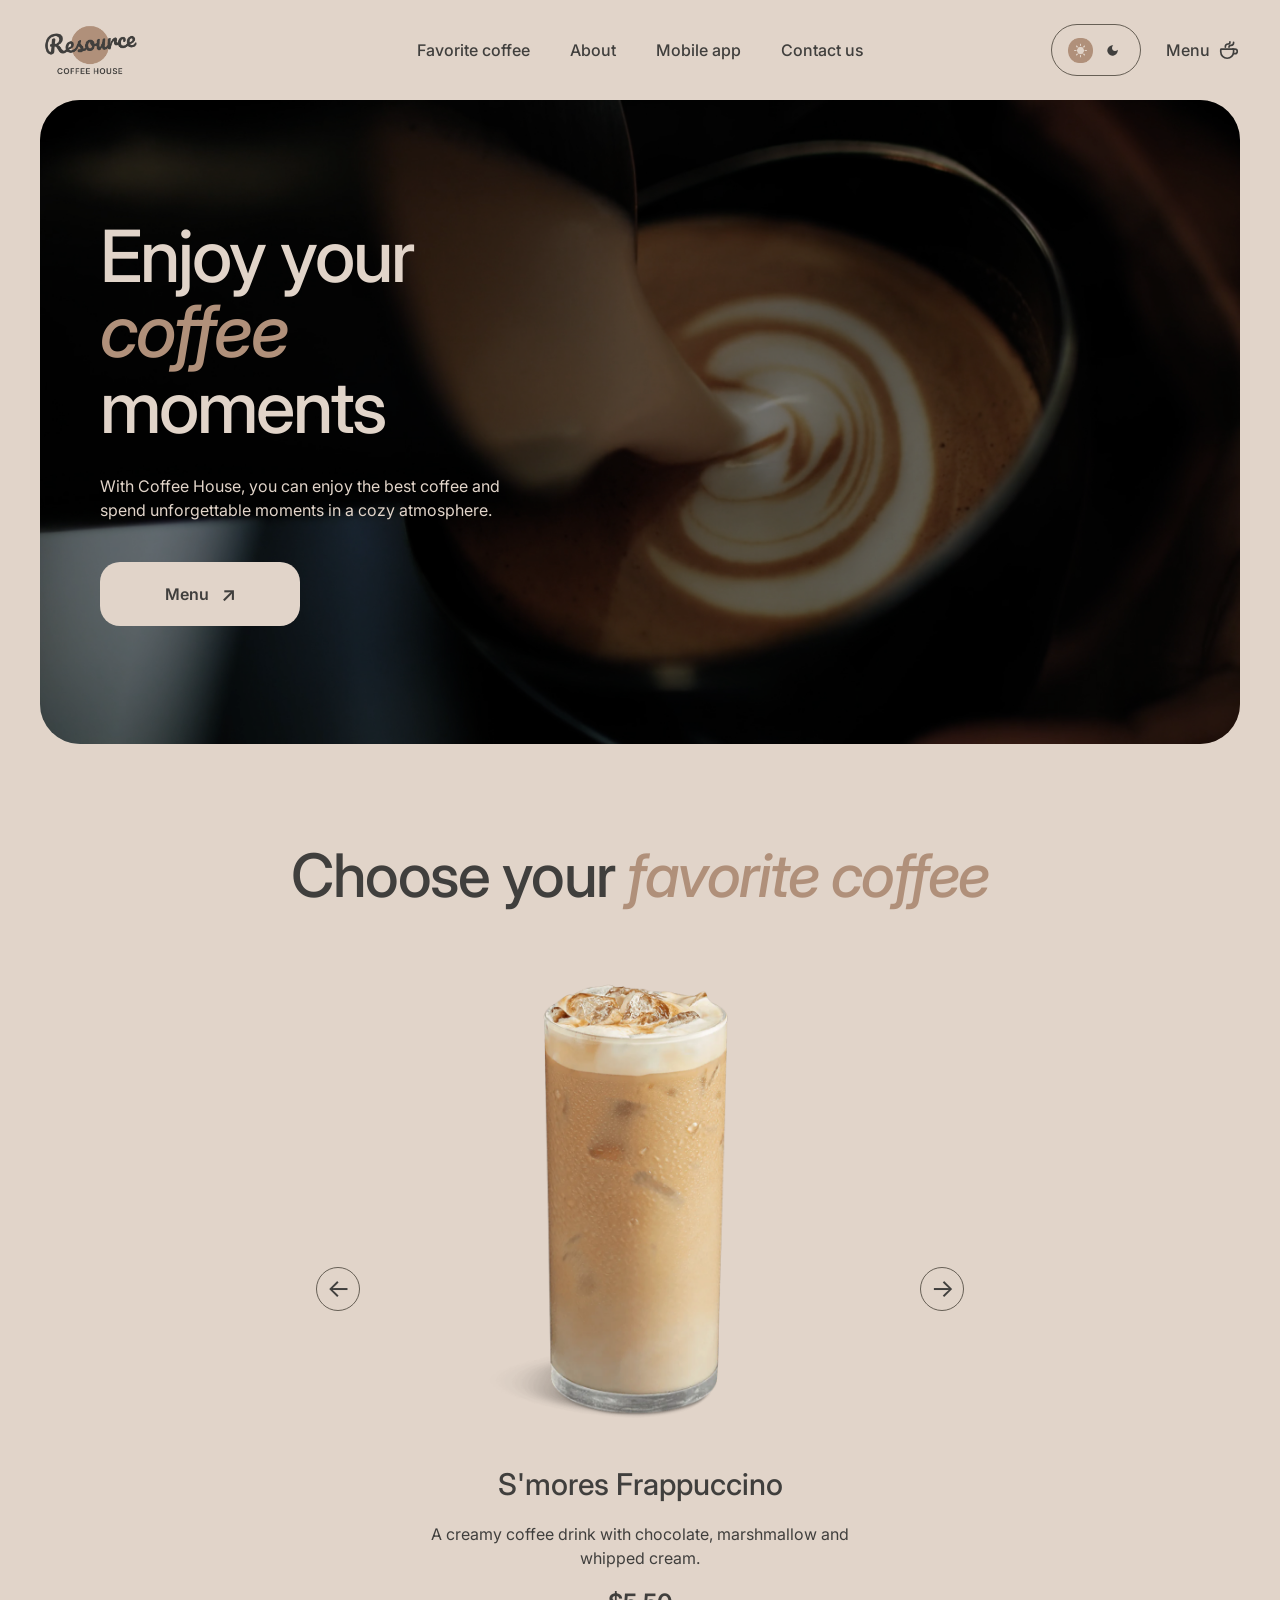
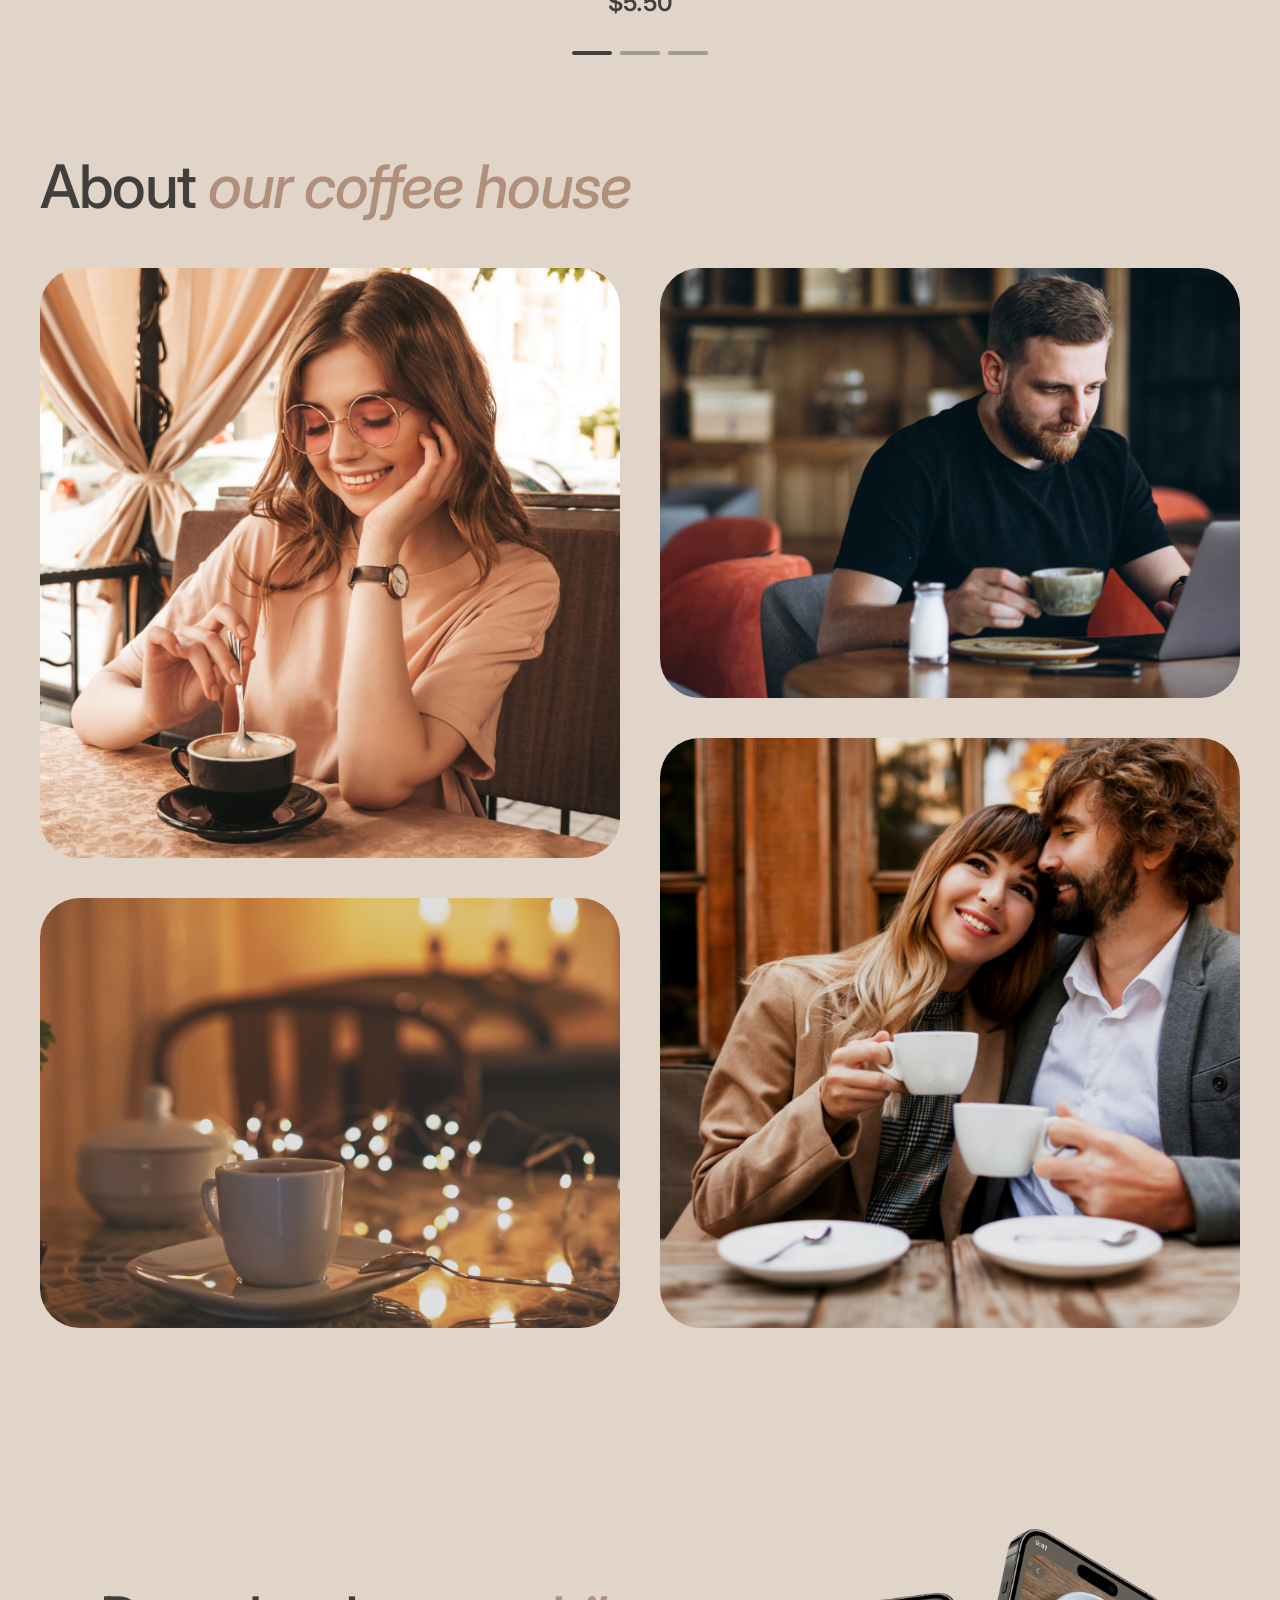
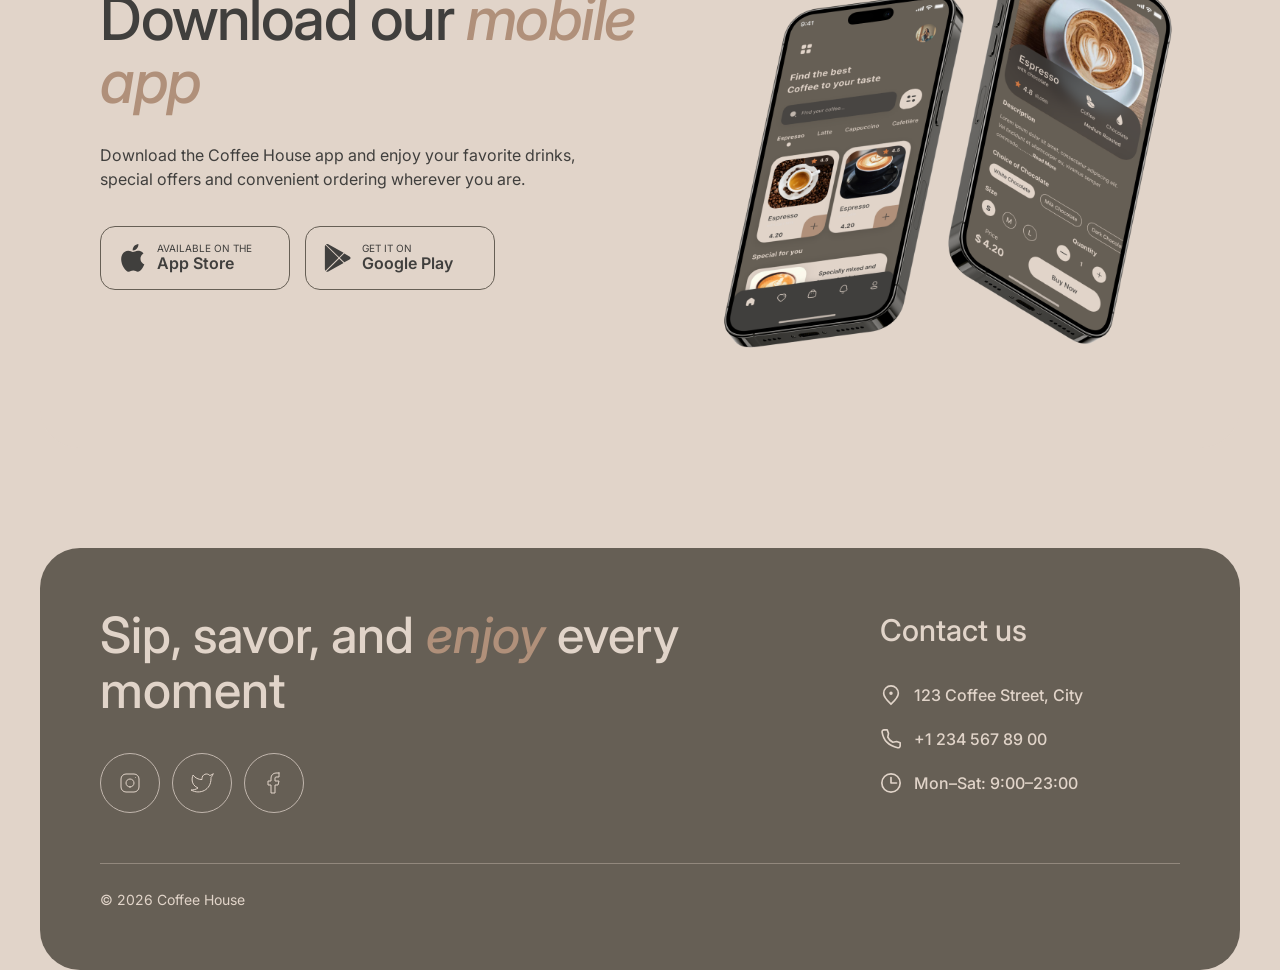
<file: index.html>
<!DOCTYPE html>
<html lang="en">
<head>
  <meta charset="utf-8">
  <meta name="viewport" content="width=device-width, initial-scale=1">
  <meta name="description" content="Coffee House - enjoy your favorite coffee and cozy moments.">
  <title>Coffee House</title>
  <link rel="icon" type="image/svg+xml" href="images/icons/coffee-cup.svg">
  <link rel="preconnect" href="https://fonts.googleapis.com">
  <link rel="preconnect" href="https://fonts.gstatic.com" crossorigin>
  <link href="https://fonts.googleapis.com/css2?family=Inter:ital,wght@0,400;0,500;0,600;1,500&display=swap" rel="stylesheet">
  <link rel="stylesheet" href="css/style.css">
</head>
<body>

  <header class="header container">
    <a class="logo" href="index.html" aria-label="Coffee House home">
      <img class="logo__img logo-light" src="images/logo.png" alt="Coffee House">
      <img class="logo__img logo-dark" src="images/logo-dark.png" alt="">
    </a>

    <nav class="navigation" aria-label="Main navigation">
      <ul class="navigation-list">
        <li class="navigation-item">
          <a class="navigation-link" href="#favorite">Favorite coffee</a>
        </li>
        <li class="navigation-item">
          <a class="navigation-link" href="#about">About</a>
        </li>
        <li class="navigation-item">
          <a class="navigation-link" href="#mobile-app">Mobile app</a>
        </li>
        <li class="navigation-item">
          <a class="navigation-link" href="#contacts">Contact us</a>
        </li>
      </ul>
    </nav>
    <div class="header-actions">
      <button class="theme-button" type="button" aria-label="Change theme">
        <img class="theme-icon theme-sun" src="images/icons/Sun.png" alt="">
        <img class="theme-icon theme-sun-dark" src="images/icons/Sun-dark.png" alt="">
        <img class="theme-icon theme-moon" src="images/icons/Moon.png" alt="">
        <img class="theme-icon theme-moon-dark" src="images/icons/Moon-dark.png" alt="">
      </button>

      <a class="menu-link" href="menu.html">
        <span>Menu</span>
        <img class="menu-link-icon" src="images/icons/coffee-cup.svg" alt="">
      </a>

      <button class="burger-button" type="button" aria-label="Open navigation menu">
        <span></span>
        <span></span>
      </button>
    </div>
  </header>

  <main>

    <section class="hero container">
      <div class="hero-background">
        <img src="images/img-hero.jpg" alt="Coffee House interior">
      </div>

      <div class="hero-content">
        <h1 class="hero-title">
          Enjoy your
          <span><span class="hero-title-accent">coffee</span> moments</span>
        </h1>

        <p class="hero-text">
          With Coffee House, you can enjoy the best coffee and spend unforgettable
          moments in a cozy atmosphere.
        </p>

        <a class="hero-button" href="menu.html">
          <span>Menu</span>
          <span class="hero-button-icon">↗</span>
        </a>
      </div>
    </section>

    <section class="favorite container" id="favorite">
      <h2 class="section-title favorite-title">
        Choose your <span>favorite coffee</span>
      </h2>

      <div class="slider">
        <button class="slider-button" type="button" aria-label="Previous coffee">
          ←
        </button>

        <div class="slider-viewport">
          <div class="slider-track">

            <article class="slider-card">
              <img class="slider-image" src="images/smores.png" alt="S'mores coffee">
              <h3 class="slider-title">S'mores Frappuccino</h3>
              <p class="slider-description">
                A creamy coffee drink with chocolate, marshmallow and whipped cream.
              </p>
              <p class="slider-price">$5.50</p>
            </article>

            <article class="slider-card">
              <img class="slider-image" src="images/caramel.png" alt="Caramel coffee">
              <h3 class="slider-title">Caramel Macchiato</h3>
              <p class="slider-description">
                Espresso with steamed milk, vanilla and caramel.
              </p>
              <p class="slider-price">$5.00</p>
            </article>

            <article class="slider-card">
              <img class="slider-image" src="images/cappuccino.png" alt="Cappuccino">
              <h3 class="slider-title">Cappuccino</h3>
              <p class="slider-description">
                Rich espresso with steamed milk and a thick layer of foam.
              </p>
              <p class="slider-price">$4.50</p>
            </article>

          </div>
        </div>

        <button class="slider-button" type="button" aria-label="Next coffee">
          →
        </button>
      </div>

      <div class="slider-controls">
        <button class="slider-control slider-control-active" type="button" aria-label="Slide 1"></button>
        <button class="slider-control" type="button" aria-label="Slide 2"></button>
        <button class="slider-control" type="button" aria-label="Slide 3"></button>
      </div>
    </section>

    <section class="about container" id="about">
      <h2 class="section-title about-title">
        About <span>our coffee house</span>
      </h2>

      <div class="about-images">
        <div class="about-column">
          <div class="about-box about-box-tall">
            <img src="images/about-1.jpg" alt="Coffee House interior">
          </div>

          <div class="about-box about-box-short">
            <img src="images/about-2.jpg" alt="Coffee and dessert">
          </div>
        </div>

        <div class="about-column">
          <div class="about-box about-box-short">
            <img src="images/about-3.jpg" alt="Coffee House atmosphere">
          </div>

          <div class="about-box about-box-tall">
            <img src="images/about-4.jpg" alt="Coffee House interior">
          </div>
        </div>
      </div>
    </section>

    <section class="mobile-app container" id="mobile-app">
      <div class="mobile-app-content">

        <div class="mobile-app-text">
          <h2 class="section-title">
            Download our <span>mobile app</span>
          </h2>

          <p>
            Download the Coffee House app and enjoy your favorite drinks,
            special offers and convenient ordering wherever you are.
          </p>

          <div class="mobile-app-buttons">
            <a class="store-button" href="#">
              <img class="store-button-icon store-icon-light"
                   src="images/icons/apple-light.svg"
                   alt="">
              <img class="store-button-icon store-icon-dark"
                   src="images/icons/apple-dark.svg"
                   alt="">
              <span class="store-button-text">
                <span class="store-button-caption">Available on the</span>
                <span>App Store</span>
              </span>
            </a>

            <a class="store-button" href="#">
              <img class="store-button-icon store-icon-light"
                   src="images/icons/google-light.svg"
                   alt="">
              <img class="store-button-icon store-icon-dark"
                   src="images/icons/google-dark.svg"
                   alt="">
              <span class="store-button-text">
                <span class="store-button-caption">Get it on</span>
                <span>Google Play</span>
              </span>
            </a>
          </div>
        </div>

        <div class="mobile-app-image">
          <img src="images/mobile-screens.png" alt="Coffee House mobile application">
        </div>

      </div>
    </section>

  </main>

  <footer class="footer container" id="contacts">
    <div class="footer-inner">

      <div class="footer-offer">
        <h2 class="footer-title">
          Sip, savor, and <span>enjoy</span> every moment
        </h2>

        <div class="footer-socials">
          <a class="footer-social"
             href="https://www.instagram.com/"
             aria-label="Instagram">
            <img src="images/icons/instagram.svg" alt="">
          </a>

          <a class="footer-social"
             href="https://twitter.com/"
             aria-label="Twitter">
            <img src="images/icons/twitter.svg" alt="">
          </a>

          <a class="footer-social"
             href="https://www.facebook.com/"
             aria-label="Facebook">
            <img src="images/icons/facebook.svg" alt="">
          </a>
        </div>
      </div>

      <div class="footer-contacts">
        <h2>Contact us</h2>

        <ul class="contacts">
          <li>
            <a class="contact-link" href="https://www.google.com/maps/search/?api=1&query=123%20Coffee%20Street%2C%20City" target="_blank" rel="noopener noreferrer">
              <img src="images/icons/pin-alt.svg" alt="">
              <span>123 Coffee Street, City</span>
            </a>
          </li>

          <li>
            <a class="contact-link" href="tel:+12345678900">
              <img src="images/icons/phone.svg" alt="">
              <span>+1 234 567 89 00</span>
            </a>
          </li>

          <li class="contact-hours">
            <img src="images/icons/clock.svg" alt="">
            <span>Mon–Sat: 9:00–23:00</span>
          </li>
        </ul>
      </div>

    </div>

    <p class="footer-copyright">© 2026 Coffee House</p>
  </footer>

  <script src="js/script.js"></script>
</body>
</html>
</file>
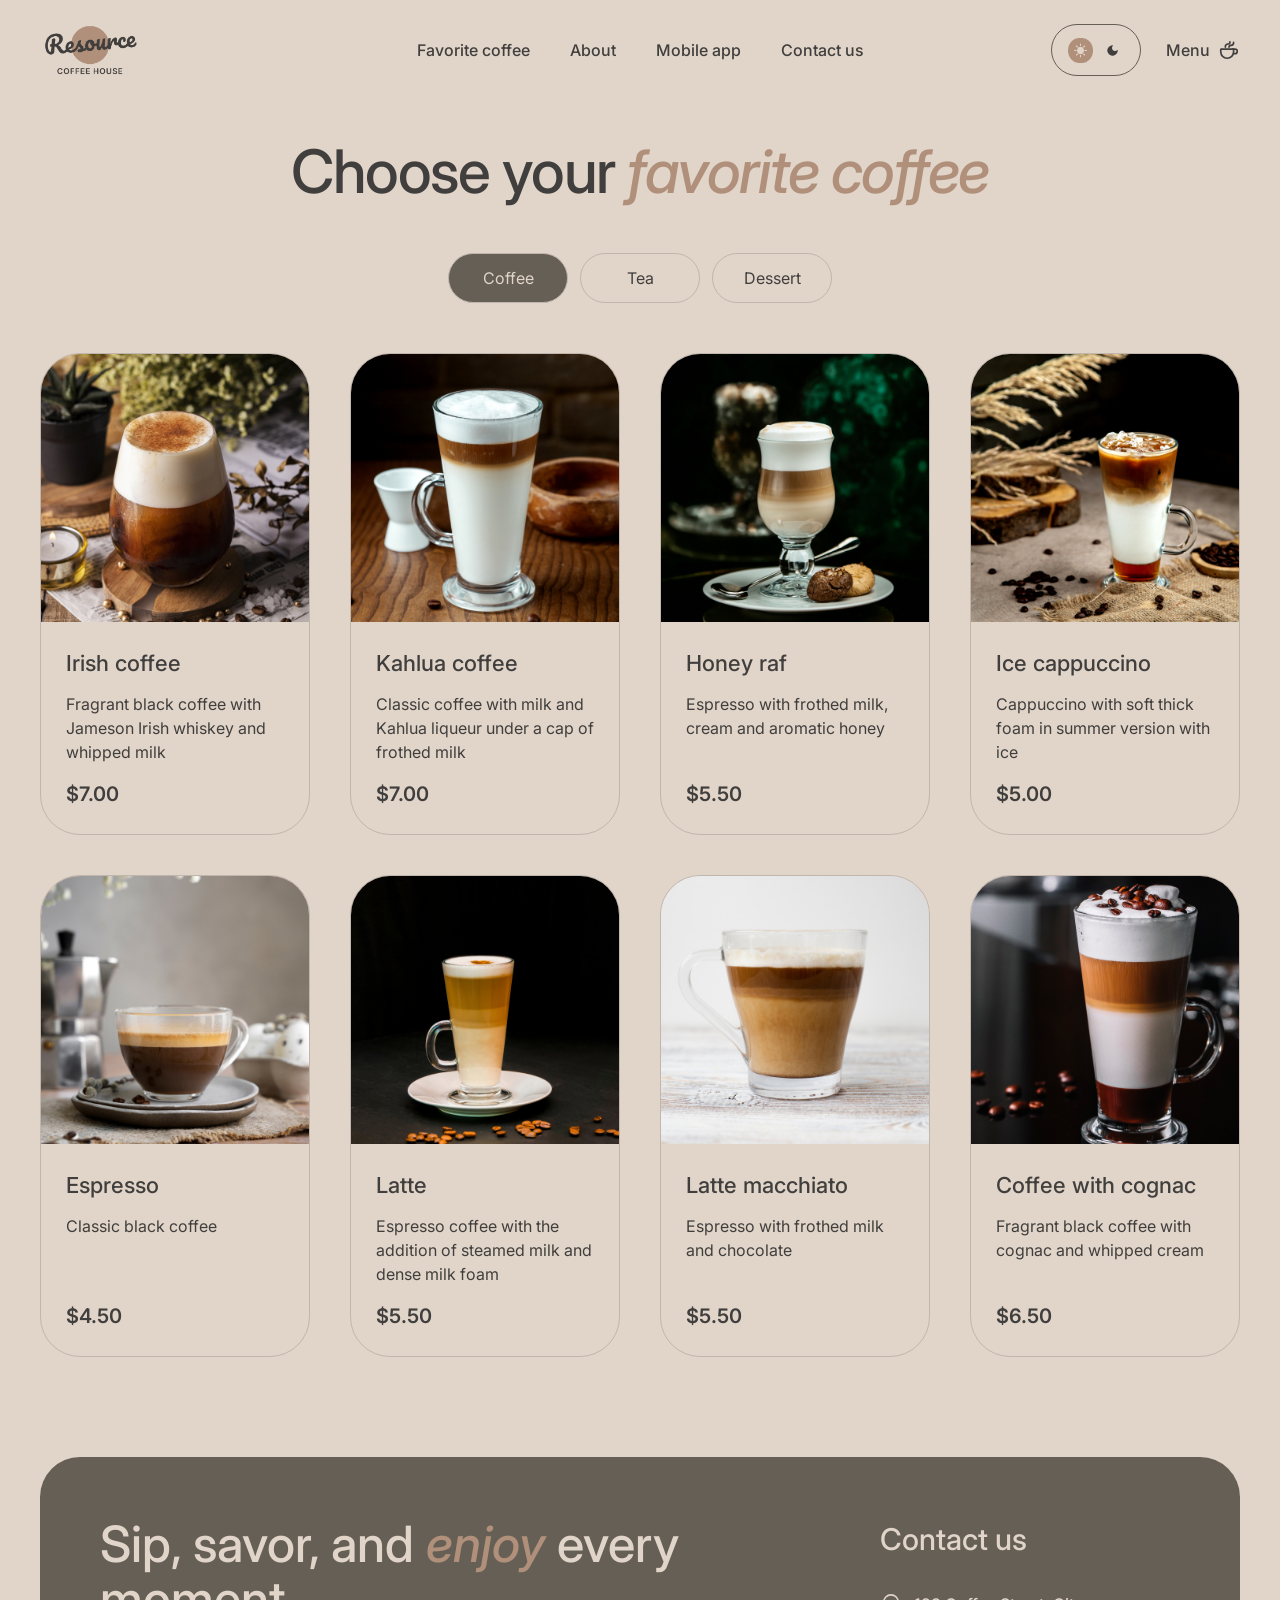
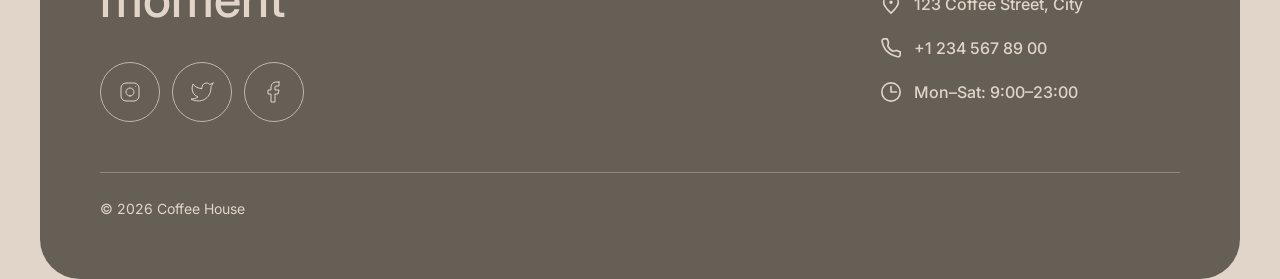
<file: menu.html>
<!DOCTYPE html>
<html lang="en">
<head>
  <meta charset="utf-8">
  <meta name="viewport" content="width=device-width, initial-scale=1">
  <meta name="description" content="Coffee House menu.">
  <title>Coffee House - Menu</title>

  <link rel="icon" type="image/svg+xml" href="images/icons/coffee-cup.svg">

  <link rel="preconnect" href="https://fonts.googleapis.com">
  <link rel="preconnect" href="https://fonts.gstatic.com" crossorigin>
  <link
    href="https://fonts.googleapis.com/css2?family=Inter:ital,wght@0,400;0,500;0,600;1,500&display=swap"
    rel="stylesheet"
  >

  <link rel="stylesheet" href="css/style.css">
</head>

<body>

  <header class="header container">
    <a class="logo" href="index.html" aria-label="Coffee House home">
      <img class="logo__img logo-light" src="images/logo.png" alt="Coffee House">
      <img class="logo__img logo-dark" src="images/logo-dark.png" alt="">
    </a>

    <nav class="navigation" aria-label="Main navigation">
      <ul class="navigation-list">
        <li class="navigation-item">
          <a class="navigation-link" href="index.html#favorite">Favorite coffee</a>
        </li>
        <li class="navigation-item">
          <a class="navigation-link" href="index.html#about">About</a>
        </li>
        <li class="navigation-item">
          <a class="navigation-link" href="index.html#mobile-app">Mobile app</a>
        </li>
        <li class="navigation-item">
          <a class="navigation-link" href="#contacts">Contact us</a>
        </li>
      </ul>
    </nav>
    <div class="header-actions">
      <button class="theme-button" type="button" aria-label="Change theme">
        <img
          class="theme-icon theme-sun"
          src="images/icons/Sun.png"
          alt=""
        >
        <img
          class="theme-icon theme-sun-dark"
          src="images/icons/Sun-dark.png"
          alt=""
        >
        <img
          class="theme-icon theme-moon"
          src="images/icons/Moon.png"
          alt=""
        >
        <img
          class="theme-icon theme-moon-dark"
          src="images/icons/Moon-dark.png"
          alt=""
        >
      </button>

      <a class="menu-link" href="menu.html">
        <span>Menu</span>
        <img
          class="menu-link-icon"
          src="images/icons/coffee-cup.svg"
          alt=""
        >
      </a>

      <button
        class="burger-button"
        type="button"
        aria-label="Open navigation menu"
      >
        <span></span>
        <span></span>
      </button>
    </div>
  </header>

  <main class="menu container">

    <h1 class="section-title menu-title">
      Choose your <span>favorite coffee</span>
    </h1>

    <div class="menu-categories">
      <button
        class="menu-category menu-category-active"
        type="button"
        data-category="coffee"
      >
        Coffee
      </button>

      <button
        class="menu-category"
        type="button"
        data-category="tea"
      >
        Tea
      </button>

      <button
        class="menu-category"
        type="button"
        data-category="dessert"
      >
        Dessert
      </button>
    </div>

    <div class="menu-grid">

      <!-- Coffee -->

      <article class="menu-card">
        <div class="menu-card-image">
          <img src="images/irish-coffee.jpg" alt="Irish Coffee">
        </div>
        <div class="menu-card-content">
          <h2 class="menu-card-title">Irish Coffee</h2>
          <p class="menu-card-description">
            Coffee with Irish whiskey, sugar and cream.
          </p>
          <p class="menu-card-price">$7.00</p>
        </div>
      </article>

      <article class="menu-card">
        <div class="menu-card-image">
          <img src="images/kahlua-coffee.jpg" alt="Kahlua Coffee">
        </div>
        <div class="menu-card-content">
          <h2 class="menu-card-title">Kahlua Coffee</h2>
          <p class="menu-card-description">
            Smooth coffee with Kahlua liqueur and cream.
          </p>
          <p class="menu-card-price">$6.50</p>
        </div>
      </article>

      <article class="menu-card">
        <div class="menu-card-image">
          <img src="images/honey-raf.jpg" alt="Honey Raf">
        </div>
        <div class="menu-card-content">
          <h2 class="menu-card-title">Honey Raf</h2>
          <p class="menu-card-description">
            Espresso with cream and natural honey.
          </p>
          <p class="menu-card-price">$5.50</p>
        </div>
      </article>

      <article class="menu-card">
        <div class="menu-card-image">
          <img src="images/ice-cappuccino.jpg" alt="Ice Cappuccino">
        </div>
        <div class="menu-card-content">
          <h2 class="menu-card-title">Ice Cappuccino</h2>
          <p class="menu-card-description">
            Chilled cappuccino with a smooth coffee flavor.
          </p>
          <p class="menu-card-price">$5.00</p>
        </div>
      </article>

      <article class="menu-card">
        <div class="menu-card-image">
          <img src="images/espresso.jpg" alt="Espresso">
        </div>
        <div class="menu-card-content">
          <h2 class="menu-card-title">Espresso</h2>
          <p class="menu-card-description">
            Rich and aromatic classic espresso.
          </p>
          <p class="menu-card-price">$3.50</p>
        </div>
      </article>

      <article class="menu-card">
        <div class="menu-card-image">
          <img src="images/latte.jpg" alt="Latte">
        </div>
        <div class="menu-card-content">
          <h2 class="menu-card-title">Latte</h2>
          <p class="menu-card-description">
            Espresso with plenty of steamed milk.
          </p>
          <p class="menu-card-price">$4.50</p>
        </div>
      </article>

      <article class="menu-card">
        <div class="menu-card-image">
          <img src="images/latte-macchiato.jpg" alt="Latte Macchiato">
        </div>
        <div class="menu-card-content">
          <h2 class="menu-card-title">Latte Macchiato</h2>
          <p class="menu-card-description">
            Steamed milk layered with espresso.
          </p>
          <p class="menu-card-price">$5.00</p>
        </div>
      </article>

      <article class="menu-card">
        <div class="menu-card-image">
          <img src="images/coffee-with-cognac.jpg" alt="Coffee with Cognac">
        </div>
        <div class="menu-card-content">
          <h2 class="menu-card-title">Coffee with Cognac</h2>
          <p class="menu-card-description">
            Strong coffee with a warm cognac finish.
          </p>
          <p class="menu-card-price">$7.00</p>
        </div>
      </article>

      <!-- Tea -->

      <article class="menu-card">
        <div class="menu-card-image">
          <img src="images/moroccan.png" alt="Moroccan Tea">
        </div>
        <div class="menu-card-content">
          <h2 class="menu-card-title">Moroccan</h2>
          <p class="menu-card-description">
            Fragrant tea with fresh mint and a refreshing taste.
          </p>
          <p class="menu-card-price">$4.50</p>
        </div>
      </article>

      <article class="menu-card">
        <div class="menu-card-image">
          <img src="images/ginger.png" alt="Ginger Tea">
        </div>
        <div class="menu-card-content">
          <h2 class="menu-card-title">Ginger</h2>
          <p class="menu-card-description">
            Warm and aromatic tea with a spicy ginger flavor.
          </p>
          <p class="menu-card-price">$4.50</p>
        </div>
      </article>

      <article class="menu-card">
        <div class="menu-card-image">
          <img src="images/cranberry.png" alt="Cranberry Tea">
        </div>
        <div class="menu-card-content">
          <h2 class="menu-card-title">Cranberry</h2>
          <p class="menu-card-description">
            Refreshing tea with a bright cranberry flavor.
          </p>
          <p class="menu-card-price">$4.50</p>
        </div>
      </article>

      <article class="menu-card">
        <div class="menu-card-image">
          <img src="images/sea-buckthorn.png" alt="Sea Buckthorn Tea">
        </div>
        <div class="menu-card-content">
          <h2 class="menu-card-title">Sea Buckthorn</h2>
          <p class="menu-card-description">
            Fruity tea with a rich and naturally refreshing taste.
          </p>
          <p class="menu-card-price">$4.50</p>
        </div>
      </article>

      <!-- Dessert -->

      <article class="menu-card">
        <div class="menu-card-image">
          <img src="images/marble-cheesecake.png" alt="Marble Cheesecake">
        </div>
        <div class="menu-card-content">
          <h2 class="menu-card-title">Marble Cheesecake</h2>
          <p class="menu-card-description">
            Creamy cheesecake with a delicate marble pattern.
          </p>
          <p class="menu-card-price">$5.00</p>
        </div>
      </article>

      <article class="menu-card">
        <div class="menu-card-image">
          <img src="images/red-velvet.png" alt="Red Velvet">
        </div>
        <div class="menu-card-content">
          <h2 class="menu-card-title">Red Velvet</h2>
          <p class="menu-card-description">
            Soft red velvet cake with creamy frosting.
          </p>
          <p class="menu-card-price">$5.00</p>
        </div>
      </article>

      <article class="menu-card">
        <div class="menu-card-image">
          <img src="images/cheesecakes.png" alt="Cheesecakes">
        </div>
        <div class="menu-card-content">
          <h2 class="menu-card-title">Cheesecakes</h2>
          <p class="menu-card-description">
            Classic creamy cheesecake with a delicate biscuit base.
          </p>
          <p class="menu-card-price">$5.00</p>
        </div>
      </article>

      <article class="menu-card">
        <div class="menu-card-image">
          <img src="images/creme-brulee.png" alt="Crème Brûlée">
        </div>
        <div class="menu-card-content">
          <h2 class="menu-card-title">Crème Brûlée</h2>
          <p class="menu-card-description">
            Smooth vanilla cream with a crisp caramelized top.
          </p>
          <p class="menu-card-price">$5.00</p>
        </div>
      </article>

      <article class="menu-card">
        <div class="menu-card-image">
          <img src="images/pancakes.png" alt="Pancakes">
        </div>
        <div class="menu-card-content">
          <h2 class="menu-card-title">Pancakes</h2>
          <p class="menu-card-description">
            Fluffy pancakes served with sweet toppings.
          </p>
          <p class="menu-card-price">$5.00</p>
        </div>
      </article>

      <article class="menu-card">
        <div class="menu-card-image">
          <img src="images/honey-cake.png" alt="Honey Cake">
        </div>
        <div class="menu-card-content">
          <h2 class="menu-card-title">Honey Cake</h2>
          <p class="menu-card-description">
            Delicate layered cake with honey and cream.
          </p>
          <p class="menu-card-price">$5.00</p>
        </div>
      </article>

      <article class="menu-card">
        <div class="menu-card-image">
          <img src="images/chocolate-cake.png" alt="Chocolate Cake">
        </div>
        <div class="menu-card-content">
          <h2 class="menu-card-title">Chocolate Cake</h2>
          <p class="menu-card-description">
            Rich chocolate cake with a smooth creamy filling.
          </p>
          <p class="menu-card-price">$5.00</p>
        </div>
      </article>

      <article class="menu-card">
        <div class="menu-card-image">
          <img src="images/black-forest.png" alt="Black Forest">
        </div>
        <div class="menu-card-content">
          <h2 class="menu-card-title">Black Forest</h2>
          <p class="menu-card-description">
            Chocolate cake with cream and cherry filling.
          </p>
          <p class="menu-card-price">$5.00</p>
        </div>
      </article>

    </div>

    <button class="menu-more" type="button">
      Show more
    </button>
  </main>

  <footer class="footer container" id="contacts">
    <div class="footer-inner">

      <div class="footer-offer">
        <h2 class="footer-title">
          Sip, savor, and <span>enjoy</span> every moment
        </h2>

        <div class="footer-socials">
          <a
            class="footer-social"
            href="https://www.instagram.com/"
            aria-label="Instagram"
          >
            <img src="images/icons/instagram.svg" alt="">
          </a>

          <a
            class="footer-social"
            href="https://twitter.com/"
            aria-label="Twitter"
          >
            <img src="images/icons/twitter.svg" alt="">
          </a>

          <a
            class="footer-social"
            href="https://www.facebook.com/"
            aria-label="Facebook"
          >
            <img src="images/icons/facebook.svg" alt="">
          </a>
        </div>
      </div>

      <div class="footer-contacts">
        <h2>Contact us</h2>

        <ul class="contacts">
          <li>
            <a class="contact-link" href="https://www.google.com/maps/search/?api=1&query=123%20Coffee%20Street%2C%20City" target="_blank" rel="noopener noreferrer">
              <img src="images/icons/pin-alt.svg" alt="">
              <span>123 Coffee Street, City</span>
            </a>
          </li>

          <li>
            <a class="contact-link" href="tel:+12345678900">
              <img src="images/icons/phone.svg" alt="">
              <span>+1 234 567 89 00</span>
            </a>
          </li>

          <li class="contact-hours">
            <img src="images/icons/clock.svg" alt="">
            <span>Mon–Sat: 9:00–23:00</span>
          </li>
        </ul>
      </div>

    </div>

    <p class="footer-copyright">© 2026 Coffee House</p>
  </footer>

  <script src="js/script.js"></script>
</body>
</html>
</file>
<file: css/style.css>
/* Основные настройки */

* {
  box-sizing: border-box;
}

html {
  scroll-behavior: smooth;
}

body {
  margin: 0;
  background: #e1d4c9;
  color: #403f3d;
  font-family: "Inter", Arial, sans-serif;
  font-size: 16px;
  line-height: 1.5;
  transition: background-color 0.3s ease, color 0.3s ease;
}

body.dark-theme {
  background: #403f3d;
  color: #e1d4c9;
}

a {
  color: inherit;
  text-decoration: none;
}

button {
  color: inherit;
  font: inherit;
}

img {
  display: block;
  max-width: 100%;
}

.container {
  width: min(1360px, calc(100% - 80px));
  margin: 0 auto;
}

.section-title {
  margin: 0;
  font-size: 60px;
  font-weight: 500;
  line-height: 1.05;
  letter-spacing: -1.5px;
}

.section-title span,
.footer-title span,
.hero-title-accent {
  color: #b0907a;
  font-style: italic;
}

body.dark-theme .section-title span,
body.dark-theme .footer-title span,
body.dark-theme .hero-title-accent {
  color: #c1b6ad;
}

/* Шапка */

.header {
  display: grid;
  grid-template-columns: 1fr auto 1fr;
  align-items: center;
  min-height: 100px;
  gap: 30px;
}

.logo {
  justify-self: start;
  flex-shrink: 0;
  width: 100px;
}

.logo__img {
  width: 100px;
  height: auto;
}

.logo-dark {
  display: none;
}

body.dark-theme .logo-light {
  display: none;
}

body.dark-theme .logo-dark {
  display: block;
}

.navigation {
  justify-self: center;
}

.navigation-list {
  display: flex;
  align-items: center;
  gap: 40px;
  margin: 0;
  padding: 0;
  list-style: none;
}

.navigation-link,
.menu-link {
  position: relative;
  font-weight: 500;
}

.navigation-link::after,
.menu-link::after {
  position: absolute;
  right: 0;
  bottom: -6px;
  left: 0;
  height: 2px;
  background: currentColor;
  content: "";
  transform: scaleX(0);
  transform-origin: right;
  transition: transform 0.3s ease;
}

.navigation-link:hover::after,
.menu-link:hover::after {
  transform: scaleX(1);
  transform-origin: left;
}

.header-actions {
  display: flex;
  align-items: center;
  justify-self: end;
  gap: 25px;
}

.menu-link {
  display: flex;
  align-items: center;
  gap: 8px;
}

.menu-link-icon {
  width: 22px;
  height: 22px;
  object-fit: contain;
}

/* Переключатель темы */

.theme-button {
  display: flex;
  align-items: center;
  justify-content: center;
  gap: 7px;
  width: 90px;
  height: 52px;
  padding: 6px 12px;
  border: 1px solid #665f55;
  border-radius: 100px;
  background: transparent;
  cursor: pointer;
  transition: background-color 0.3s ease, transform 0.3s ease;
}

.theme-button:hover {
  transform: scale(1.03);
}

.theme-icon {
  width: 25px;
  height: 25px;
}

.theme-sun-dark,
.theme-moon-dark {
  display: none;
}

.theme-sun,
.theme-moon {
  display: block;
}

body.dark-theme .theme-sun,
body.dark-theme .theme-moon {
  display: none;
}

body.dark-theme .theme-sun-dark,
body.dark-theme .theme-moon-dark {
  display: block;
}

/* Бургер */

.burger-button {
  display: none;
  width: 44px;
  height: 44px;
  padding: 10px;
  border: 1px solid #665f55;
  border-radius: 50%;
  background: transparent;
}

/* Главный экран */

.hero {
  position: relative;
  min-height: 644px;
  overflow: hidden;
  border-radius: 40px;
}

.hero-background {
  position: absolute;
  inset: 0;
}

.hero-background::after {
  position: absolute;
  inset: 0;
  background: rgb(0 0 0 / 45%);
  content: "";
}

.hero-background img {
  width: 100%;
  height: 100%;
  object-fit: cover;
}

.hero-content {
  position: relative;
  z-index: 1;
  display: flex;
  flex-direction: column;
  align-items: flex-start;
  justify-content: center;
  width: min(530px, 100%);
  min-height: 644px;
  padding: 60px;
  color: #e1d4c9;
}

.hero-title {
  margin: 0 0 30px;
  font-size: 72px;
  font-weight: 500;
  line-height: 1.05;
  letter-spacing: -2px;
}

.hero-title span {
  display: block;
}

.hero-text {
  max-width: 500px;
  margin: 0 0 40px;
  font-size: 16px;
  line-height: 1.5;
}

.hero-button {
  display: inline-flex;
  align-items: center;
  justify-content: center;
  gap: 12px;
  min-width: 200px;
  min-height: 64px;
  padding: 15px 25px;
  border-radius: 20px;
  background: #e1d4c9;
  color: #403f3d;
  font-weight: 600;
  transition: background-color 0.3s ease, transform 0.3s ease;
}

.hero-button-icon {
  font-size: 20px;
  transition: transform 0.3s ease;
}

.hero-button:hover {
  background: #fff;
  transform: translateY(-2px);
}

.hero-button:hover .hero-button-icon {
  transform: translate(3px, -3px);
}

/* Любимый кофе */

.favorite {
  padding-top: 100px;
}

.favorite-title {
  margin-bottom: 50px;
  text-align: center;
}

.slider {
  display: flex;
  align-items: center;
  justify-content: center;
  gap: 35px;
}

.slider-viewport {
  width: 480px;
  overflow: hidden;
}

.slider-track {
  display: flex;
}

.slider-card {
  flex: 0 0 100%;
  text-align: center;
}

.slider-image {
  width: 480px;
  height: 480px;
  margin: 0 auto 25px;
  object-fit: contain;
}

.slider-title {
  margin: 0 0 15px;
  font-size: 30px;
  font-weight: 500;
}

.slider-description {
  max-width: 480px;
  margin: 0 auto 15px;
}

.slider-price {
  margin: 0;
  font-size: 24px;
  font-weight: 600;
}

.slider-button {
  display: flex;
  align-items: center;
  justify-content: center;
  flex-shrink: 0;
  width: 60px;
  height: 60px;
  padding: 0;
  border: 1px solid #665f55;
  border-radius: 50%;
  background: transparent;
  cursor: pointer;
  font-size: 25px;
  transition: background-color 0.3s ease, color 0.3s ease;
}

.slider-button:hover {
  background: #665f55;
  color: #e1d4c9;
}

.slider-controls {
  display: flex;
  justify-content: center;
  gap: 8px;
  margin-top: 30px;
}

.slider-control {
  width: 40px;
  height: 4px;
  padding: 0;
  border: 0;
  border-radius: 5px;
  background: #c1b6ad;
}

.slider-control-active {
  background: #665f55;
}

/* О кофейне */

.about {
  padding-top: 100px;
}

.about-title {
  margin-bottom: 50px;
}

.about-images {
  display: grid;
  grid-template-columns: 1fr 1fr;
  gap: 40px;
}

.about-column {
  display: flex;
  flex-direction: column;
  gap: 40px;
}

.about-box {
  position: relative;
  overflow: hidden;
  border-radius: 40px;
}

.about-box-tall {
  height: 590px;
}

.about-box-short {
  height: 430px;
}

.about-box img {
  width: 100%;
  height: 100%;
  object-fit: cover;
  transition: transform 0.5s ease;
}

.about-box:hover img {
  transform: scale(1.03);
}

/* Мобильное приложение */

.mobile-app {
  padding-top: 100px;
}

.mobile-app-content {
  display: flex;
  align-items: center;
  justify-content: space-between;
  min-height: 620px;
  padding: 60px;
  overflow: hidden;
  border-radius: 40px;
  background: #e1d4c9;
  color: #403f3d;
}

.mobile-app-text {
  width: 52%;
  min-width: 0;
}

.mobile-app-text .section-title {
  margin-bottom: 30px;
}

.mobile-app-text p {
  max-width: 500px;
  margin: 0 0 35px;
}

.mobile-app-buttons {
  display: flex;
  flex-wrap: wrap;
  gap: 15px;
}

.store-button {
  display: flex;
  align-items: center;
  gap: 10px;
  min-width: 190px;
  min-height: 64px;
  padding: 10px 18px;
  border: 1px solid #665f55;
  border-radius: 15px;
  transition: background-color 0.3s ease, color 0.3s ease;
}

.store-button:hover {
  background: #665f55;
  color: #e1d4c9;
}

.store-button-icon {
  width: 28px;
  height: 28px;
  flex-shrink: 0;
}

.store-icon-dark {
  display: none;
}

body.dark-theme .store-icon-light {
  display: none;
}

body.dark-theme .store-icon-dark {
  display: block;
}

.store-button-text {
  display: flex;
  flex-direction: column;
  font-size: 16px;
  font-weight: 600;
  line-height: 1.2;
}

.store-button-caption {
  font-size: 10px;
  font-weight: 400;
  text-transform: uppercase;
}

.mobile-app-image {
  display: flex;
  align-items: center;
  justify-content: center;
  width: 43%;
  min-width: 0;
}

.mobile-app-image img {
  width: min(520px, 100%);
  max-height: 620px;
  object-fit: contain;
}

/* Подвал */

.footer {
  margin-top: 100px;
  padding: 60px;
  border-radius: 40px;
  background: #665f55;
  color: #e1d4c9;
}

.footer-inner {
  display: flex;
  justify-content: space-between;
  gap: 80px;
  min-width: 0;
}

.footer-offer {
  max-width: 600px;
  min-width: 0;
}

.footer-title {
  margin: 0 0 35px;
  font-size: 50px;
  font-weight: 500;
  line-height: 1.1;
}

.footer-socials {
  display: flex;
  gap: 12px;
}

.footer-social {
  display: flex;
  align-items: center;
  justify-content: center;
  width: 60px;
  height: 60px;
  border: 1px solid #c1b6ad;
  border-radius: 50%;
  transition: background-color 0.3s ease, transform 0.3s ease;
}

.footer-social img {
  width: 24px;
  height: 24px;
}

.footer-social:hover {
  background: #e1d4c9;
  transform: translateY(-3px);
}

.footer-social:hover img {
  filter: brightness(0.5);
}

.footer-contacts {
  min-width: 300px;
}

.footer-contacts h2 {
  margin: 0 0 30px;
  font-size: 30px;
  font-weight: 500;
}

.contacts {
  display: flex;
  flex-direction: column;
  gap: 20px;
  margin: 0;
  padding: 0;
  list-style: none;
}

.contact-link,
.contact-hours {
  display: flex;
  align-items: center;
  gap: 12px;
  font-weight: 500;
}

.contact-link img,
.contact-hours img {
  width: 22px;
  height: 22px;
  flex-shrink: 0;
}

.contact-link {
  position: relative;
  width: fit-content;
}

.contact-link::after {
  position: absolute;
  right: 0;
  bottom: -5px;
  left: 34px;
  height: 1px;
  background: currentColor;
  content: "";
  transform: scaleX(0);
  transform-origin: right;
  transition: transform 0.3s ease;
}

.contact-link:hover::after {
  transform: scaleX(1);
  transform-origin: left;
}

.footer-copyright {
  margin: 50px 0 0;
  padding-top: 25px;
  border-top: 1px solid rgb(225 212 201 / 35%);
  font-size: 14px;
}

/* Меню */

.menu {
  padding-top: 40px;
}

.menu-title {
  max-width: 800px;
  margin: 0 auto 50px;
  text-align: center;
}

.menu-categories {
  display: flex;
  justify-content: center;
  gap: 12px;
  margin-bottom: 50px;
}

.menu-category {
  min-width: 120px;
  padding: 12px 22px;
  border: 1px solid #c1b6ad;
  border-radius: 100px;
  background: transparent;
  cursor: pointer;
  text-align: center;
  transition: background-color 0.3s ease, color 0.3s ease;
}

.menu-category:hover,
.menu-category-active {
  background: #665f55;
  color: #e1d4c9;
}

.menu-grid {
  display: grid;
  grid-template-columns: repeat(4, 1fr);
  gap: 40px;
}

.menu-card {
  overflow: hidden;
  border: 1px solid #c1b6ad;
  border-radius: 40px;
  background: transparent;
  transition: transform 0.3s ease, box-shadow 0.3s ease;
}

.menu-card:hover {
  transform: translateY(-5px);
  box-shadow: 0 10px 30px rgb(64 63 61 / 12%);
}

.menu-card-image {
  width: 100%;
  aspect-ratio: 1;
  overflow: hidden;
}

.menu-card-image img {
  width: 100%;
  height: 100%;
  object-fit: cover;
  transition: transform 0.4s ease;
}

.menu-card:hover .menu-card-image img {
  transform: scale(1.04);
}

.menu-card-content {
  padding: 25px;
}

.menu-card-title {
  margin: 0 0 12px;
  font-size: 22px;
  font-weight: 500;
}

.menu-card-description {
  min-height: 72px;
  margin: 0 0 15px;
}

.menu-card-price {
  margin: 0;
  font-size: 20px;
  font-weight: 600;
}

.menu-more {
  display: block;
  margin: 50px auto 0;
  padding: 14px 30px;
  border: 1px solid #665f55;
  border-radius: 100px;
  background: transparent;
  cursor: pointer;
  transition: background-color 0.3s ease, color 0.3s ease;
}

.menu-more:hover {
  background: #665f55;
  color: #e1d4c9;
}

/* Планшетная версия */

@media (max-width: 1100px) {
  .container {
    width: min(100% - 60px, 1360px);
  }

  .navigation-list {
    gap: 20px;
  }

  .header-actions {
    gap: 15px;
  }

  .hero,
  .hero-content {
    min-height: 600px;
  }

  .hero-title {
    font-size: 60px;
  }

  .mobile-app-content {
    min-height: 560px;
    padding: 45px;
  }

  .mobile-app-image {
    width: 40%;
  }

  .mobile-app-image img {
    width: 350px;
    max-height: 470px;
  }

  .menu-grid {
    grid-template-columns: repeat(3, 1fr);
  }
}

/* Мобильная версия */

@media (max-width: 768px) {
  .container {
    width: calc(100% - 32px);
    min-width: 0;
  }

  .header {
    display: flex;
    min-height: 90px;
    gap: 15px;
  }

  .logo {
    width: 100px;
    min-width: 0;
  }

  .logo__img {
    width: 100px;
  }

  .navigation,
  .menu-link {
    display: none;
  }

  .header-actions {
    display: flex;
    align-items: center;
    justify-self: auto;
    gap: 12px;
    margin-left: auto;
    min-width: 0;
  }

  .theme-button {
    width: 76px;
    height: 50px;
    flex-shrink: 0;
  }

  .burger-button {
    display: flex;
    flex-shrink: 0;
    flex-direction: column;
    align-items: center;
    justify-content: center;
    gap: 6px;
  }

  .burger-button span {
    width: 20px;
    height: 2px;
    border-radius: 2px;
    background: currentColor;
  }

  .section-title {
    font-size: 42px;
  }

  .hero {
    min-height: 600px;
    border-radius: 30px;
  }

  .hero-content {
    width: 100%;
    min-height: 600px;
    padding: 40px 30px;
  }

  .hero-title {
    font-size: 52px;
  }

  .slider {
    min-width: 0;
    gap: 15px;
  }

  .slider-viewport {
    width: calc(100% - 130px);
    min-width: 0;
  }

  .slider-card {
    min-width: 0;
  }

  .slider-button {
    width: 50px;
    height: 50px;
  }

  .slider-image {
    width: 100%;
    height: auto;
  }

  .about-images {
    grid-template-columns: 1fr;
  }

  .about-box-tall,
  .about-box-short {
    height: 500px;
  }

  .about-column:last-child .about-box-short,
  .about-column:last-child .about-box-tall {
    display: none;
  }

  .mobile-app-content {
    flex-direction: column;
    align-items: flex-start;
    min-height: auto;
    padding: 40px 30px 0;
  }

  .mobile-app-text {
    width: 100%;
  }

  .mobile-app-image {
    width: 100%;
    margin-top: 40px;
  }

  .mobile-app-image img {
    width: 330px;
    max-width: 100%;
    max-height: 440px;
  }

  .footer {
    padding: 45px 30px;
    border-radius: 30px;
  }

  .footer-inner {
    flex-direction: column;
    gap: 50px;
  }

  .footer-title {
    font-size: 42px;
  }

  .footer-contacts {
    min-width: 0;
  }

  .menu-grid {
    grid-template-columns: repeat(2, 1fr);
    gap: 20px;
  }

  .menu-card {
    border-radius: 30px;
  }

  .menu-card-content {
    padding: 20px;
  }
}

/* Маленькие экраны */

@media (max-width: 480px) {
  .section-title {
    font-size: 34px;
  }

  .header {
    min-height: 80px;
  }

  .logo,
  .logo__img {
    width: 80px;
  }

  .header-actions {
    gap: 8px;
  }

  .theme-button {
    width: 68px;
    height: 48px;
    padding: 6px 9px;
  }

  .theme-icon {
    width: 23px;
    height: 23px;
  }

  .hero {
    min-height: 550px;
    border-radius: 25px;
  }

  .hero-content {
    min-height: 550px;
    padding: 30px 20px;
  }

  .hero-title {
    font-size: 42px;
    letter-spacing: -1px;
  }

  .hero-text {
    font-size: 14px;
  }

  .favorite,
  .about,
  .mobile-app {
    padding-top: 70px;
  }

  .favorite-title {
    margin-bottom: 35px;
  }

  .slider {
    gap: 8px;
  }

  .slider-button {
    width: 42px;
    height: 42px;
    font-size: 18px;
  }

  .slider-viewport {
    width: calc(100% - 100px);
    min-width: 0;
  }

  .slider-title {
    font-size: 23px;
  }

  .slider-description {
    font-size: 14px;
  }

  .about-images {
    gap: 20px;
  }

  .about-column {
    gap: 20px;
  }

  .about-box-tall,
  .about-box-short {
    height: 330px;
    border-radius: 25px;
  }

  .mobile-app-content {
    padding: 30px 20px 0;
    border-radius: 25px;
  }

  .mobile-app-buttons {
    flex-direction: column;
    width: 100%;
  }

  .store-button {
    width: 100%;
    min-width: 0;
  }

  .mobile-app-image img {
    width: 280px;
    max-width: 100%;
    max-height: 380px;
  }

  .footer {
    margin-top: 70px;
    padding: 35px 20px;
    border-radius: 25px;
  }

  .footer-title {
    font-size: 34px;
  }

  .footer-social {
    width: 52px;
    height: 52px;
  }

  .footer-contacts h2 {
    font-size: 26px;
  }

  .menu-categories {
    flex-wrap: wrap;
  }

  .menu-grid {
    grid-template-columns: 1fr;
  }

  .menu-card-description {
    min-height: auto;
  }
}

/* Экран 380 px и меньше */

@media (max-width: 380px) {
  .container {
    width: calc(100% - 24px);
  }

  .header {
    gap: 8px;
  }

  .logo,
  .logo__img {
    width: 72px;
  }

  .header-actions {
    gap: 6px;
  }

  .theme-button {
    width: 64px;
    height: 46px;
    gap: 4px;
    padding: 5px 7px;
  }

  .theme-icon {
    width: 21px;
    height: 21px;
  }

  .burger-button {
    width: 42px;
    height: 42px;
  }

  .hero {
    min-height: 520px;
  }

  .hero-content {
    min-height: 520px;
    padding: 28px 18px;
  }

  .hero-title {
    font-size: 38px;
  }

  .hero-text {
    max-width: 100%;
  }

  .hero-button {
    min-width: 170px;
    min-height: 58px;
  }

  .favorite-title,
  .about-title {
    text-align: center;
  }

  .slider {
    gap: 5px;
  }

  .slider-button {
    flex-shrink: 0;
    width: 40px;
    height: 40px;
  }

  .slider-viewport {
    width: calc(100% - 90px);
  }

  .slider-title {
    font-size: 21px;
  }

  .slider-description {
    font-size: 13px;
  }

  .about-box-tall,
  .about-box-short {
    height: 300px;
  }

  .mobile-app-content {
    padding: 28px 18px 0;
  }

  .mobile-app-text .section-title {
    margin-bottom: 20px;
  }

  .mobile-app-text p {
    font-size: 14px;
  }

  .mobile-app-image {
    margin-top: 30px;
  }

  .mobile-app-image img {
    width: 260px;
    max-height: 350px;
  }

  .footer {
    padding: 30px 18px;
  }

  .footer-title {
    font-size: 30px;
  }

  .footer-contacts h2 {
    font-size: 24px;
  }

  .contact-link,
  .contact-hours {
    font-size: 14px;
  }

  .menu {
    padding-top: 25px;
  }

  .menu-title {
    margin-bottom: 30px;
  }

  .menu-categories {
    gap: 8px;
    margin-bottom: 30px;
  }

  .menu-category {
    min-width: 0;
    padding: 10px 16px;
  }

  .menu-grid {
    gap: 16px;
  }

  .menu-card-content {
    padding: 16px;
  }

  .menu-card-title {
    font-size: 20px;
  }
}

/* Доступность */

@media (prefers-reduced-motion: reduce) {
  html {
    scroll-behavior: auto;
  }

  *,
  *::before,
  *::after {
    transition-duration: 0.01ms !important;
  }
}

/* Тёмная тема */

body.dark-theme .theme-button,
body.dark-theme .slider-button,
body.dark-theme .menu-category,
body.dark-theme .menu-more {
  border-color: #c1b6ad;
}

body.dark-theme .slider-button:hover,
body.dark-theme .menu-category:hover,
body.dark-theme .menu-category-active,
body.dark-theme .menu-more:hover {
  background: #c1b6ad;
  color: #403f3d;
}

body.dark-theme .menu-card {
  border-color: #665f55;
}

body.dark-theme .mobile-app-content {
  background: #665f55;
  color: #e1d4c9;
}

body.dark-theme .store-button {
  border-color: #c1b6ad;
}

body.dark-theme .store-button:hover {
  background: #e1d4c9;
  color: #403f3d;
}

body.dark-theme .footer {
  background: #292724;
}

body.dark-theme .theme-button {
  border-color: #c1b6ad;
}

/* Бургер-меню */

body.burger-open {
  overflow: hidden;
}

.burger-menu {
  position: fixed;
  top: 0;
  right: 0;
  bottom: 0;
  left: 0;
  z-index: 999;
  display: none;
  padding: 60px 20px 40px;
  overflow-y: auto;
  background-color: inherit;
  color: inherit;
  opacity: 0;
  visibility: hidden;
  pointer-events: none;
  transform: translateX(100%);
  transition:
    transform 0.3s ease,
    opacity 0.3s ease,
    visibility 0s linear 0.3s;
}

.burger-menu-open {
  opacity: 1;
  visibility: visible;
  pointer-events: auto;
  transform: translateX(0);
  transition:
    transform 0.3s ease,
    opacity 0.3s ease,
    visibility 0s linear 0s;
}

.burger-menu-list {
  display: flex;
  flex-direction: column;
  align-items: center;
  gap: 40px;
  margin: 0;
  padding: 0;
  list-style: none;
}

.burger-menu-item {
  display: flex;
  justify-content: center;
}

.burger-menu-link {
  display: flex;
  align-items: center;
  justify-content: center;
  gap: 8px;
  font-size: 24px;
  font-weight: 500;
  text-align: center;
  text-decoration: none;
}

.burger-menu-link-menu img {
  width: 20px;
  height: 20px;
}

.burger-button span {
  transition:
    transform 0.3s ease,
    opacity 0.3s ease;
}

.burger-button-open span:first-child {
  transform: translateY(4px) rotate(45deg);
}

.burger-button-open span:last-child {
  transform: translateY(-4px) rotate(-45deg);
}

@media (max-width: 480px) {
  .burger-menu {
    padding: 50px 20px 30px;
  }

  .burger-menu-list {
    gap: 30px;
  }

  .burger-menu-link {
    font-size: 22px;
  }
}

/* Слайдер */

.slider {
  display: flex;
  align-items: center;
  justify-content: center;
  gap: 40px;
  width: 100%;
}

.slider-viewport {
  flex: 1 1 auto;
  width: 100%;
  max-width: 480px;
  min-width: 0;
  overflow: hidden;
}

.slider-track {
  display: flex;
  width: 100%;
  transition: transform 0.5s ease;
}

.slider-card {
  flex: 0 0 100%;
  width: 100%;
}

.slider-button {
  flex-shrink: 0;
  width: 44px;
  height: 44px;
  cursor: pointer;
}

.slider-controls {
  display: flex;
  align-items: center;
  justify-content: center;
  gap: 8px;
}

.slider-control {
  position: relative;
  width: 40px;
  height: 4px;
  padding: 0;
  border: 0;
  border-radius: 10px;
  background-color: currentColor;
  opacity: 0.4;
  cursor: pointer;
  transition:
    opacity 0.3s ease,
    transform 0.3s ease;
}

.slider-control::before {
  content: "";
  position: absolute;
  inset: -10px 0;
}

.slider-control:hover {
  opacity: 0.7;
}

.slider-control-active {
  opacity: 1;
}

.slider-control-active:hover {
  opacity: 1;
}

@media (max-width: 768px) {
  .slider {
    gap: 20px;
  }

  .slider-viewport {
    max-width: 480px;
  }

  .slider-button {
    width: 44px;
    height: 44px;
  }
}

@media (max-width: 480px) {
  .slider {
    gap: 12px;
  }

  .slider-button {
    width: 40px;
    height: 40px;
  }

  .slider-control {
    width: 36px;
  }
}

/* Модальное окно */

body.modal-open {
  overflow: hidden;
}

.menu-card {
  cursor: pointer;
}

.product-modal-overlay {
  position: fixed;
  inset: 0;
  z-index: 1000;
  display: none;
  align-items: center;
  justify-content: center;
  padding: 20px;
  background-color: rgb(0 0 0 / 60%);
  opacity: 0;
  visibility: hidden;
  transition:
    opacity 0.3s ease,
    visibility 0s linear 0.3s;
}

.product-modal-overlay-open {
  display: flex;
  opacity: 1;
  visibility: visible;
  transition:
    opacity 0.3s ease,
    visibility 0s linear 0s;
}

.product-modal {
  position: relative;
  display: flex;
  gap: 40px;
  width: min(800px, 100%);
  max-height: calc(100vh - 40px);
  padding: 40px;
  overflow-y: auto;
  border-radius: 40px;
  background-color: #ffffff;
  color: #403f3d;
  transform: scale(0.95);
  transition: transform 0.3s ease;
}

.product-modal-overlay-open .product-modal {
  transform: scale(1);
}

.product-modal-close {
  position: absolute;
  top: 20px;
  right: 20px;
  z-index: 2;
  display: flex;
  align-items: center;
  justify-content: center;
  width: 44px;
  height: 44px;
  border: 1px solid #403f3d;
  border-radius: 50%;
  font-size: 28px;
  line-height: 1;
}

.product-modal-image {
  flex: 0 0 40%;
  width: 40%;
  height: fit-content;
  aspect-ratio: 1;
  border-radius: 20px;
  object-fit: cover;
}

.product-modal-content {
  flex: 1;
  display: flex;
  flex-direction: column;
  gap: 16px;
}

.product-modal-title {
  font-size: 32px;
  line-height: 1.2;
}

.product-modal-description {
  margin-bottom: 8px;
}

.product-modal-option-title {
  font-weight: 600;
}

.product-modal-options {
  display: flex;
  flex-wrap: wrap;
  gap: 8px;
}

.product-modal-option {
  display: flex;
  align-items: center;
  justify-content: space-between;
  gap: 12px;
  min-width: 90px;
  padding: 10px 14px;
  border: 1px solid #c1b6ad;
  border-radius: 100px;
  transition:
    background-color 0.3s ease,
    color 0.3s ease,
    border-color 0.3s ease;
}

.product-modal-option-active {
  border-color: #403f3d;
  color: #ffffff;
  background-color: #403f3d;
}

.product-modal-total {
  display: flex;
  justify-content: space-between;
  margin-top: 8px;
  padding-top: 16px;
  border-top: 1px solid #c1b6ad;
  font-size: 20px;
  font-weight: 600;
}

@media (max-width: 768px) {
  .product-modal {
    gap: 24px;
    width: min(600px, 100%);
    padding: 30px;
  }

  .product-modal-image {
    flex-basis: 35%;
    width: 35%;
  }

  .product-modal-title {
    font-size: 28px;
  }
}

@media (max-width: 520px) {
  .product-modal {
    flex-direction: column;
    gap: 20px;
    max-height: calc(100vh - 40px);
    padding: 20px;
    border-radius: 20px;
  }

  .product-modal-close {
    top: 12px;
    right: 12px;
  }

  .product-modal-image {
    flex: none;
    width: 100%;
    max-width: 240px;
    margin: 0 auto;
  }

  .product-modal-title {
    padding-right: 50px;
    font-size: 24px;
  }
}

/* Тёмная тема */

.dark-theme .product-modal {
  background-color: #403f3d;
  color: #e1d4c9;
}

.dark-theme .product-modal-close {
  border-color: #c1b6ad;
}

.dark-theme .product-modal-option {
  border-color: #665f55;
}

.dark-theme .product-modal-option-active {
  border-color: #c1b6ad;
  color: #403f3d;
  background-color: #c1b6ad;
}

.dark-theme .product-modal-total {
  border-color: #665f55;
}
</file>
